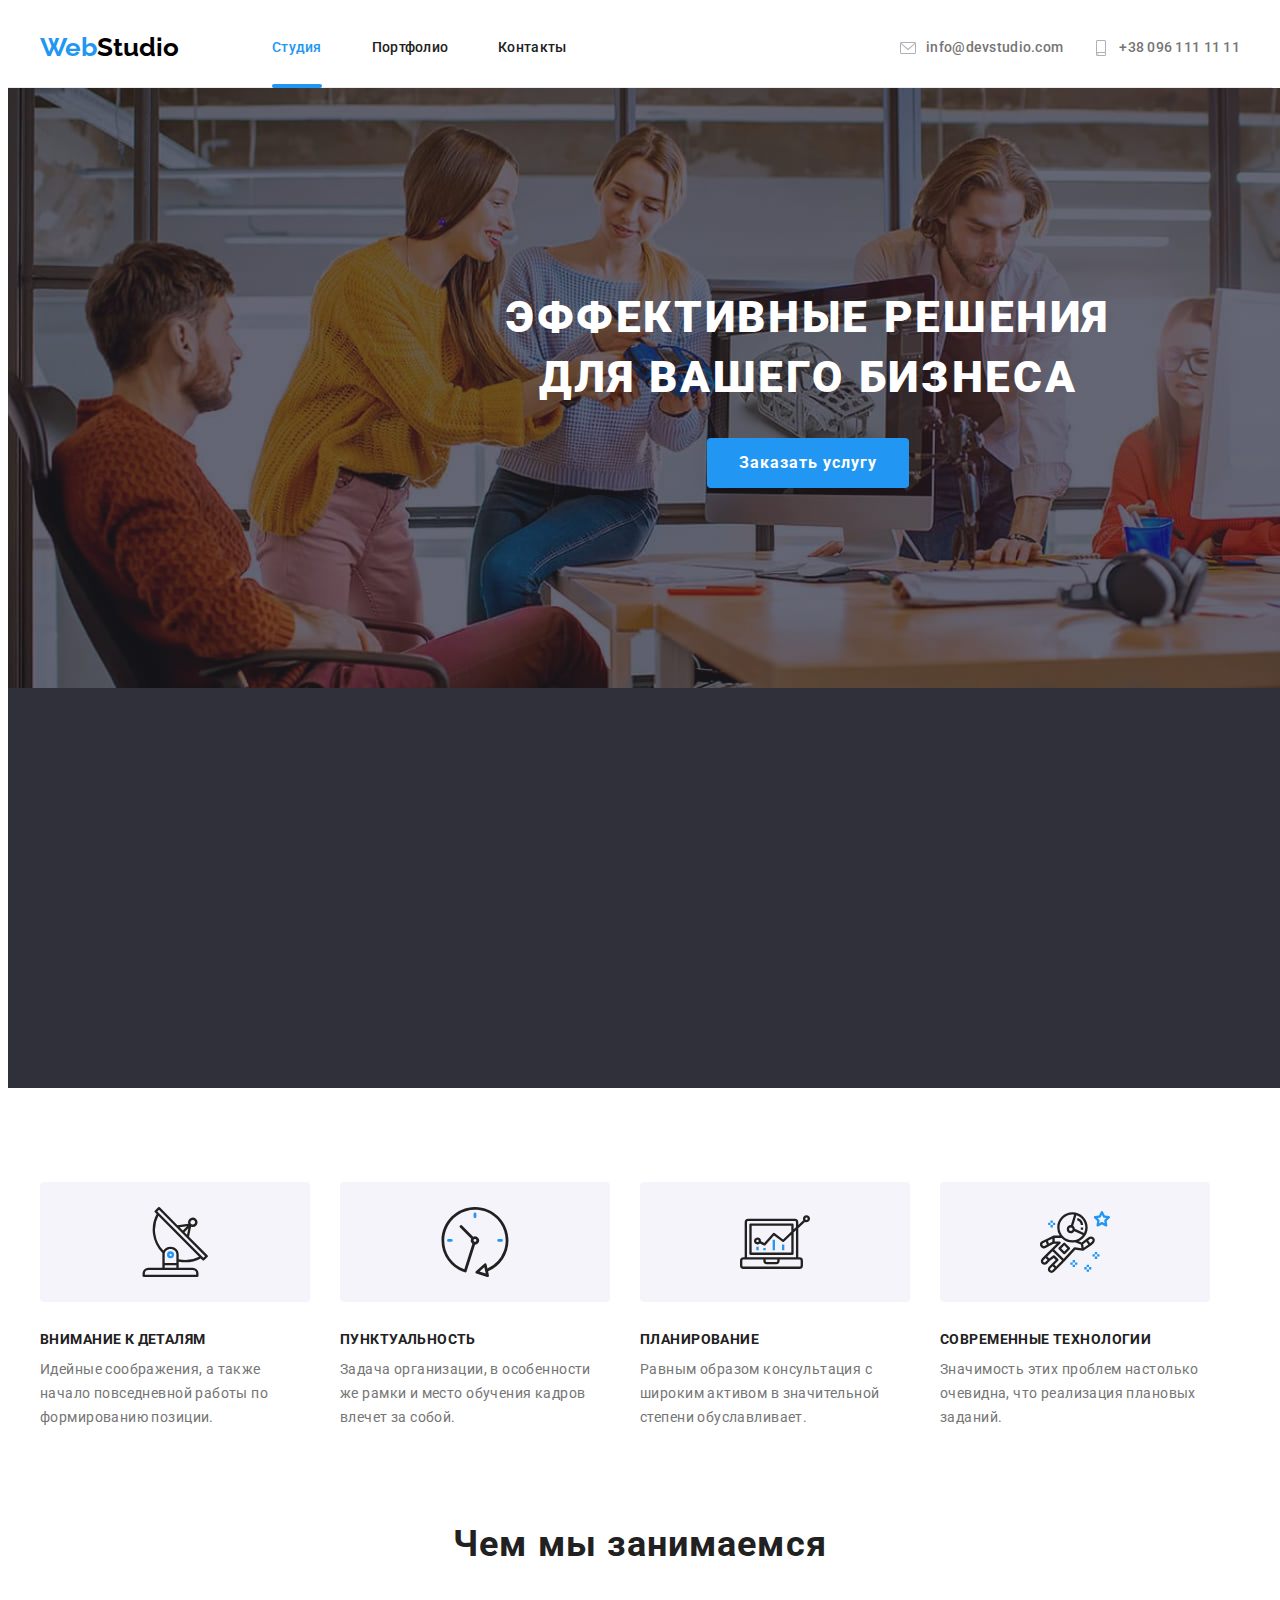
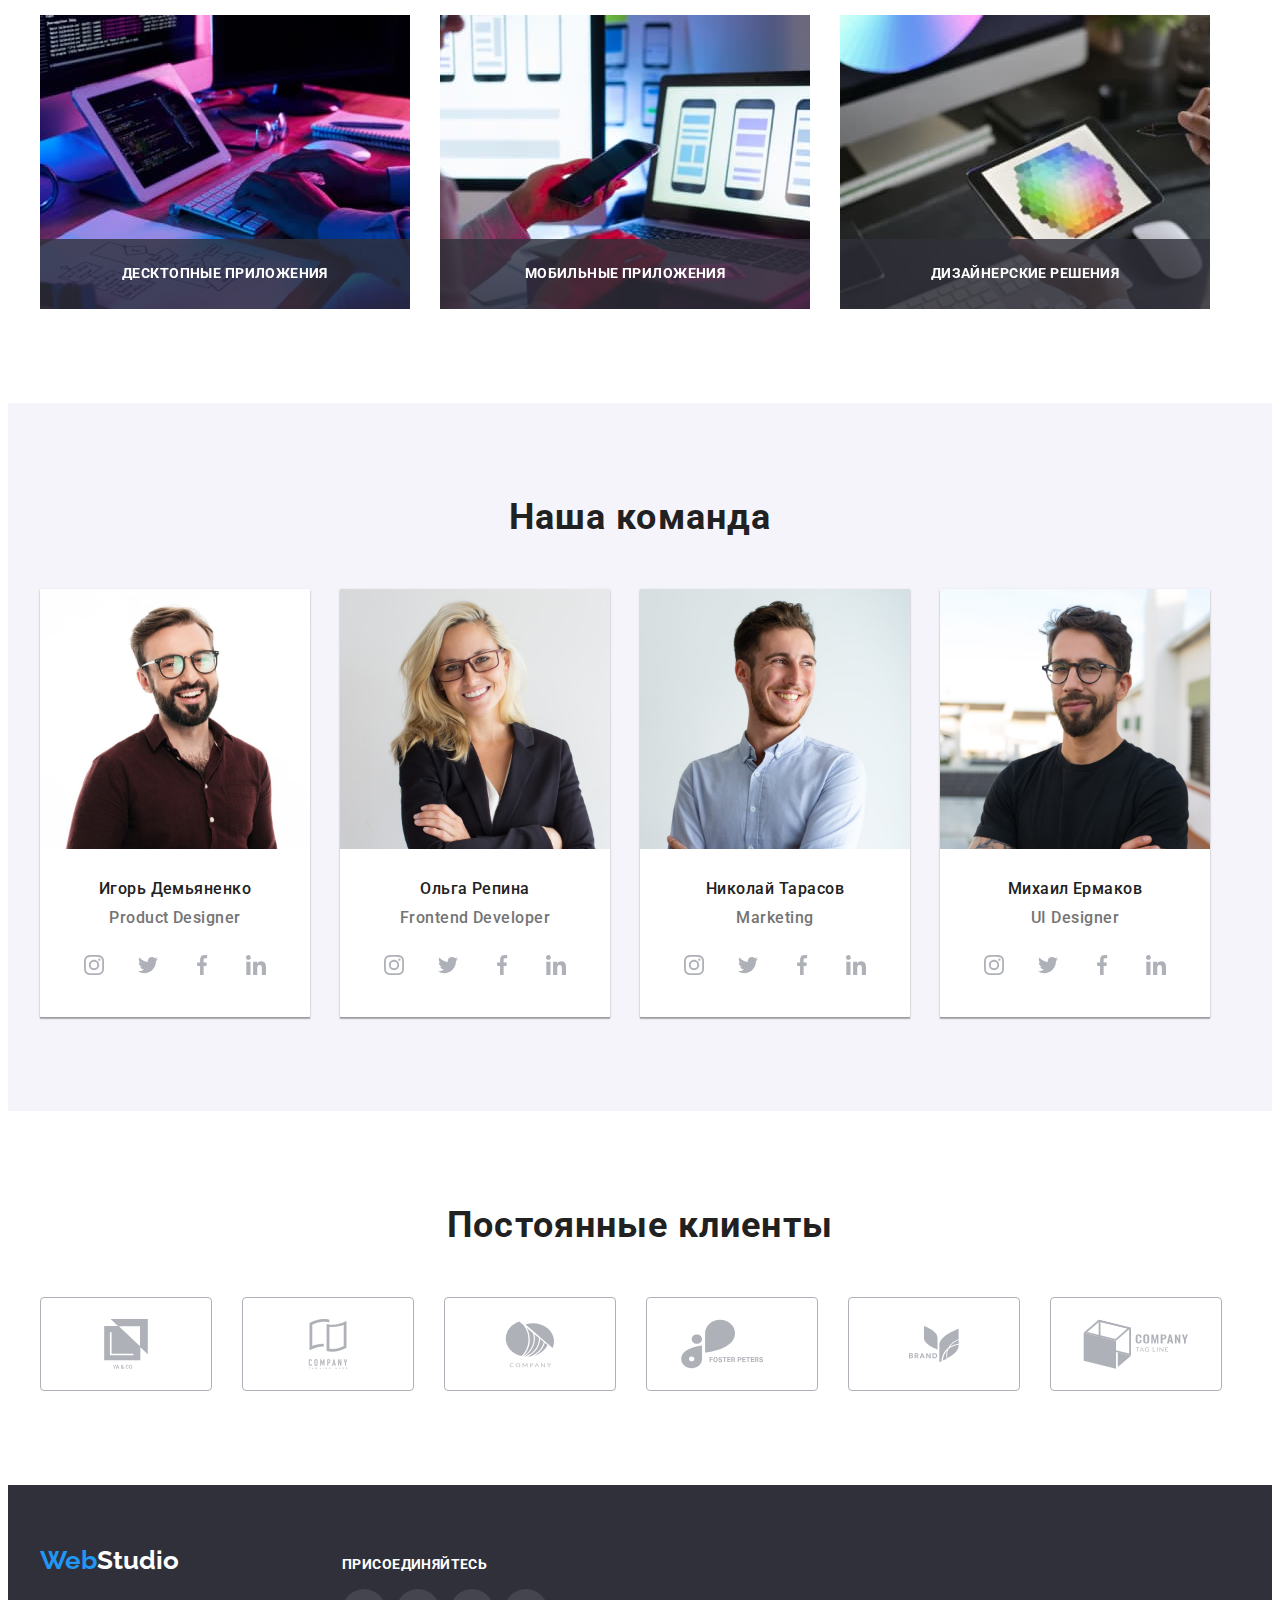
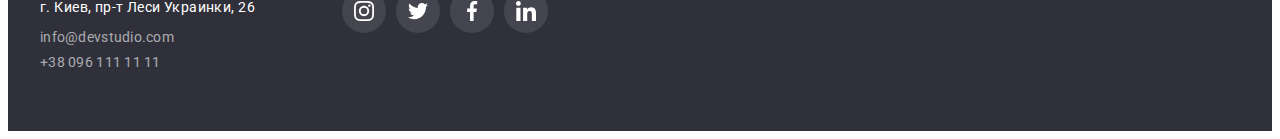
<file: index.html>
<!DOCTYPE html>
<html lang="ru">
  <head>
    <meta charset="UTF-8" />
    <meta http-equiv="X-UA-Compatible" content="IE=edge" />
    <meta name="viewport" content="width=device-width, initial-scale=1.0" />

    <title>goit-markup-hw-05</title>

    <link rel="preconnect" href="https://fonts.googleapis.com" />
    <link rel="preconnect" href="https://fonts.gstatic.com" crossorigin />
    <link
      href="https://fonts.googleapis.com/css2?family=Raleway:wght@700&family=Roboto:wght@400;500;700;900&display=swap"
      rel="stylesheet"
    />

    <link
      rel="stylesheet"
      href="https://cdnjs.cloudflare.com/ajax/libs/modern-normalize/1.1.0/modern-normalize.min.css"
      integrity="sha512-wpPYUAdjBVSE4KJnH1VR1HeZfpl1ub8YT/NKx4PuQ5NmX2tKuGu6U/JRp5y+Y8XG2tV+wKQpNHVUX03MfMFn9Q=="
      crossorigin="anonymous"
      referrerpolicy="no-referrer"
    />
    <link rel="stylesheet" href="./css/styles.css" />
  </head>

  <body>
    <header class="header">
      <div class="container nav">
        <nav class="nav-menu">
          <a class="logo" lang="en" href="./index.html">
            <span class="logo-accent">Web</span>Studio
          </a>
          
          <ul class="list nav-item">
            <li class="item">
              <a class="link current" href="./index.html">Студия</a>
            </li>

            <li class="item">
              <a class="link" href="./portfolio.html">Портфолио</a>
            </li>

            <li class="item">
              <a class="link" href="">Контакты</a>
            </li>
          </ul>
        </nav>

        <ul class="list nav-item">
          <li class="item">
            <a class="link link-contact" href="mailto:info@devstudio.com">
              <svg class="icon" width="16" height="16">
                <use href="./images/icons.svg#icon-email"></use>
              </svg>
              info@devstudio.com
            </a>
          </li>

          <li class="item">
            <a class="link link-contact" href="tel:+380961111111">
              <svg class="icon" width="16" height="16">
                <use href="./images/icons.svg#icon-tel"></use>
              </svg>
              +38 096 111 11 11
            </a>
          </li>
        </ul>
      </div>
    </header>

    <main>
      <div class="backdrop is-hidden" data-backdrop>
        <div class="modal">
          <button class="modal-close" data-close-modal>
            <svg class="icon-modal-close" width="11" height="11">
              <use href="./images/icons.svg#icon-modal-close"></use>
            </svg>
          </button>
        </div>
      </div>

      <section class="section section-hero">
        <div class="container">
          <h1 class="title-hero">
            Эффективные решения <br />
            для вашего бизнеса
          </h1>

          <button class="button button-hero" type="button" data-open-modal>
            Заказать услугу
          </button>
        </div>
      </section>

      <section class="section section-feature">
        <div class="container">
          <h2 class="title title-section">Наши преемущества</h2>

          <ul class="list feature-list">
            <li class="item">
              <div class="icon-feature">
                <svg width="70" height="70">
                  <use href="./images/icons.svg#icon-feature-01"></use>
                </svg>
              </div>
              <h3 class="title title-feature">Внимание к деталям</h3>
              <p class="text text-feature">
                Идейные соображения, а также начало повседневной работы по
                формированию позиции.
              </p>
            </li>

            <li class="item">
              <div class="icon-feature">
                <svg width="70" height="70">
                  <use href="./images/icons.svg#icon-feature-02"></use>
                </svg>
              </div>
              <h3 class="title title-feature">Пунктуальность</h3>
              <p class="text text-feature">
                Задача организации, в особенности же рамки и место обучения
                кадров влечет за собой.
              </p>
            </li>

            <li class="item">
              <div class="icon-feature">
                <svg width="70" height="70">
                  <use href="./images/icons.svg#icon-feature-03"></use>
                </svg>
              </div>
              <h3 class="title title-feature">Планирование</h3>
              <p class="text text-feature">
                Равным образом консультация с широким активом в значительной
                степени обуславливает.
              </p>
            </li>

            <li class="item">
              <div class="icon-feature">
                <svg width="70" height="70">
                  <use href="./images/icons.svg#icon-feature-04"></use>
                </svg>
              </div>
              <h3 class="title title-feature">Современные технологии</h3>
              <p class="text text-feature">
                Значимость этих проблем настолько очевидна, что реализация
                плановых заданий.
              </p>
            </li>
          </ul>
        </div>
      </section>

      <section class="section section-about">
        <div class="container">
          <h2 class="title title-section">Чем мы занимаемся</h2>

          <ul class="list about-list">
            <li class="item about-thumb">
              <img src="./images/01.jpg" alt="Пишем код" width="370" />
              <div class="about-info">
                <p class="text text-about">Десктопные приложения</p>
              </div>
            </li>

            <li class="item about-thumb">
              <img src="./images/02.jpg" alt="Пишем код" width="370" />
              <div class="about-info">
                <p class="text text-about">Мобильные приложения</p>
              </div>
            </li>

            <li class="item about-thumb">
              <img src="./images/03.jpg" alt="Пишем код" width="370" />
              <div class="about-info">
                <p class="text text-about">Дизайнерские решения</p>
              </div>
            </li>
          </ul>
        </div>
      </section>

      <section class="section section-team">
        <div class="container">
          <h2 class="title title-section">Наша команда</h2>

          <ul class="list team-list">
            <li class="item">
              <img src="./images/team-01.jpg" alt="Игорь Демьяненко" width="270" />

              <div class="team-info">
                <h3 class="title title-team">Игорь Демьяненко</h3>
                <p class="text text-team" lang="en">Product Designer</p>

                <ul class="list icon-social">
                  <li class="item">
                    <a class="link-social" href="#">
                      <svg class="icon" width="20" height="20">
                        <use href="./images/icons.svg#icon-instagram"></use>
                      </svg>
                    </a>
                  </li>

                  <li class="item">
                    <a class="link-social" href="#">
                      <svg class="icon" width="20" height="20">
                        <use href="./images/icons.svg#icon-twitter"></use>
                      </svg>
                    </a>
                  </li>

                  <li class="item">
                    <a class="link-social" href="#">
                      <svg class="icon" width="20" height="20">
                        <use href="./images/icons.svg#icon-facebook"></use>
                      </svg>
                    </a>
                  </li>

                  <li class="item">
                    <a class="link-social" href="#">
                      <svg class="icon" width="20" height="20">
                        <use href="./images/icons.svg#icon-linkedin"></use>
                      </svg>
                    </a>
                  </li>
                </ul>
              </div>
            </li>

            <li class="item">
              <img src="./images/team-02.jpg" alt="Ольга Репина" width="270" />

              <div class="team-info">
                <h3 class="title title-team">Ольга Репина</h3>
                <p class="text text-team" lang="en">Frontend Developer</p>

                <ul class="list icon-social">
                  <li class="item">
                    <a class="link-social" href="#">
                      <svg class="icon" width="20" height="20">
                        <use href="./images/icons.svg#icon-instagram"></use>
                      </svg>
                    </a>
                  </li>

                  <li class="item">
                    <a class="link-social" href="#">
                      <svg class="icon" width="20" height="20">
                        <use href="./images/icons.svg#icon-twitter"></use>
                      </svg>
                    </a>
                  </li>

                  <li class="item">
                    <a class="link-social" href="#">
                      <svg class="icon" width="20" height="20">
                        <use href="./images/icons.svg#icon-facebook"></use>
                      </svg>
                    </a>
                  </li>

                  <li class="item">
                    <a class="link-social" href="#">
                      <svg class="icon" width="20" height="20">
                        <use href="./images/icons.svg#icon-linkedin"></use>
                      </svg>
                    </a>
                  </li>
                </ul>
              </div>
            </li>

            <li class="item">
              <img src="./images/team-03.jpg" alt="Николай Тарасов" width="270" />

              <div class="team-info">
                <h3 class="title title-team">Николай Тарасов</h3>
                <p class="text text-team" lang="en">Marketing</p>

                <ul class="list icon-social">
                  <li class="item">
                    <a class="link-social" href="#">
                      <svg class="icon" width="20" height="20">
                        <use href="./images/icons.svg#icon-instagram"></use>
                      </svg>
                    </a>
                  </li>

                  <li class="item">
                    <a class="link-social" href="#">
                      <svg class="icon" width="20" height="20">
                        <use href="./images/icons.svg#icon-twitter"></use>
                      </svg>
                    </a>
                  </li>

                  <li class="item">
                    <a class="link-social" href="#">
                      <svg class="icon" width="20" height="20">
                        <use href="./images/icons.svg#icon-facebook"></use>
                      </svg>
                    </a>
                  </li>

                  <li class="item">
                    <a class="link-social" href="#">
                      <svg class="icon" width="20" height="20">
                        <use href="./images/icons.svg#icon-linkedin"></use>
                      </svg>
                    </a>
                  </li>
                </ul>
              </div>
            </li>

            <li class="item">
              <img src="./images/team-04.jpg" alt="Михаил Ермаков" width="270" />

              <div class="team-info">
                <h3 class="title title-team">Михаил Ермаков</h3>
                <p class="text text-team" lang="en">UI Designer</p>

                <ul class="list icon-social">
                  <li class="item">
                    <a class="link-social" href="#">
                      <svg class="icon" width="20" height="20">
                        <use href="./images/icons.svg#icon-instagram"></use>
                      </svg>
                    </a>
                  </li>

                  <li class="item">
                    <a class="link-social" href="#">
                      <svg class="icon" width="20" height="20">
                        <use href="./images/icons.svg#icon-twitter"></use>
                      </svg>
                    </a>
                  </li>

                  <li class="item">
                    <a class="link-social" href="#">
                      <svg class="icon" width="20" height="20">
                        <use href="./images/icons.svg#icon-facebook"></use>
                      </svg>
                    </a>
                  </li>

                  <li class="item">
                    <a class="link-social" href="#">
                      <svg class="icon" width="20" height="20">
                        <use href="./images/icons.svg#icon-linkedin"></use>
                      </svg>
                    </a>
                  </li>
                </ul>
              </div>
            </li>
          </ul>
        </div>
      </section>

      <section class="section section-clients">
        <div class="container">
          <h2 class="title title-section">Постоянные клиенты</h2>

          <ul class="list clients-list">
            <li class="item">
              <a class="link-clients" href="#">
                <svg class="icon" width="106" height="50">
                  <use href="./images/icons.svg#icon-clients-01"></use>
                </svg>
              </a>
            </li>

            <li class="item">
              <a class="link-clients" href="#">
                <svg class="icon" width="106" height="50">
                  <use href="./images/icons.svg#icon-clients-02"></use>
                </svg>
              </a>
            </li>

            <li class="item">
              <a class="link-clients" href="#">
                <svg class="icon" width="106" height="50">
                  <use href="./images/icons.svg#icon-clients-03"></use>
                </svg>
              </a>
            </li>

            <li class="item">
              <a class="link-clients" href="#">
                <svg class="icon" width="106" height="50">
                  <use href="./images/icons.svg#icon-clients-04"></use>
                </svg>
              </a>
            </li>

            <li class="item">
              <a class="link-clients" href="#">
                <svg class="icon" width="106" height="50">
                  <use href="./images/icons.svg#icon-clients-05"></use>
                </svg>
              </a>
            </li>

            <li class="item">
              <a class="link-clients" href="#">
                <svg class="icon" width="106" height="50">
                  <use href="./images/icons.svg#icon-clients-06"></use>
                </svg>
              </a>
            </li>
          </ul>
        </div>
      </section>
    </main>

    <footer class="footer">
      <div class="container nav">
        <div class="contact">
          <a class="logo" lang="en" href="./index.html">
            <span class="logo-accent">Web</span>Studio
          </a>

          <address class="address">
            <p class="text text-address">г. Киев, пр-т Леси Украинки, 26</p>

            <ul class="list">
              <li>
                <a class="link link-contact" href="mailto:info@devstudio.com">
                  info@devstudio.com
                </a>
              </li>

              <li>
                <a class="link link-contact" href="tel:+380961111111">
                  +38 096 111 11 11
                </a>
              </li>
            </ul>
          </address>
        </div>

        <div class="social">
          <p class="text text-social">Присоединяйтесь</p>

          <ul class="list icon-social">
            <li class="item">
              <a class="link-social" href="#">
                <svg class="icon" width="20" height="20">
                  <use href="./images/icons.svg#icon-instagram"></use>
                </svg>
              </a>
            </li>

            <li class="item">
              <a class="link-social" href="#">
                <svg class="icon" width="20" height="20">
                  <use href="./images/icons.svg#icon-twitter"></use>
                </svg>
              </a>
            </li>

            <li class="item">
              <a class="link-social" href="#">
                <svg class="icon" width="20" height="20">
                  <use href="./images/icons.svg#icon-facebook"></use>
                </svg>
              </a>
            </li>

            <li class="item">
              <a class="link-social" href="#">
                <svg class="icon" width="20" height="20">
                  <use href="./images/icons.svg#icon-linkedin"></use>
                </svg>
              </a>
            </li>
          </ul>
        </div>
      </div>
    </footer>

    <script src="./js/modal.js"></script>
  </body>
</html>
</file>
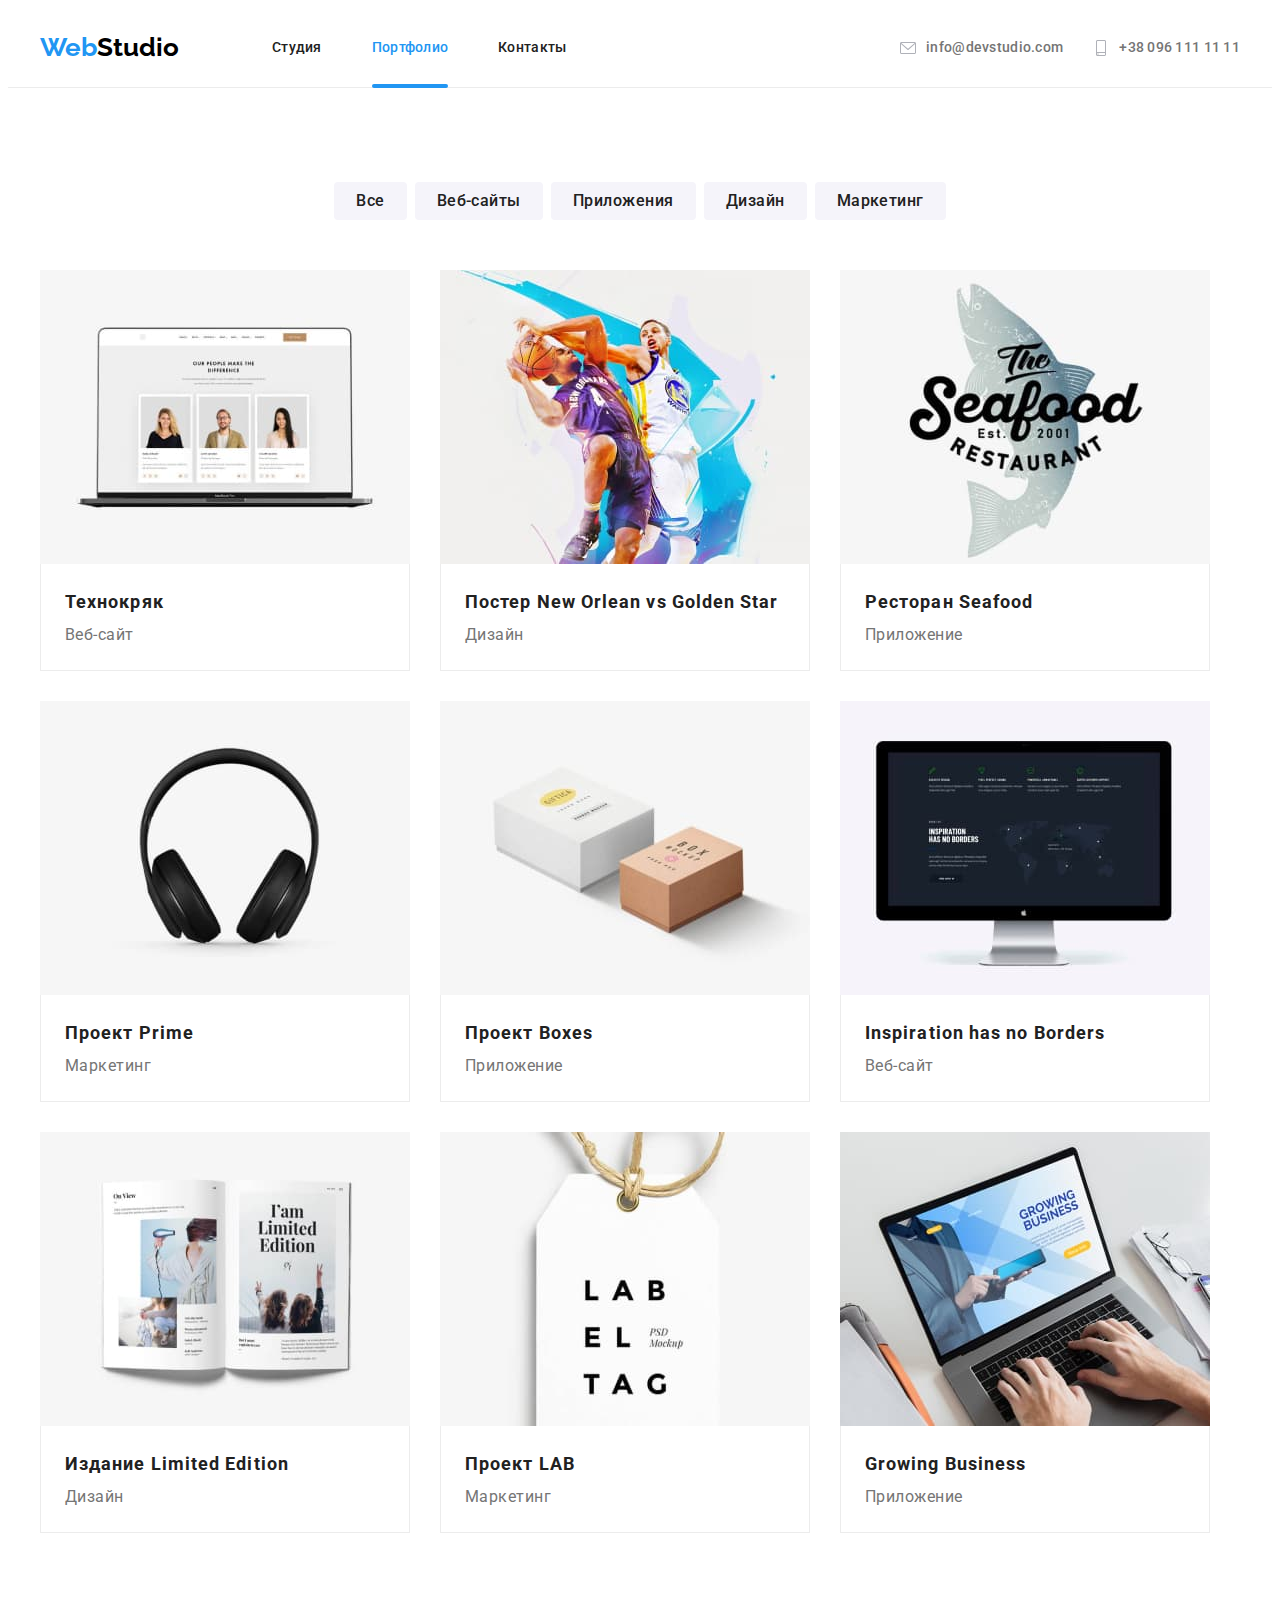
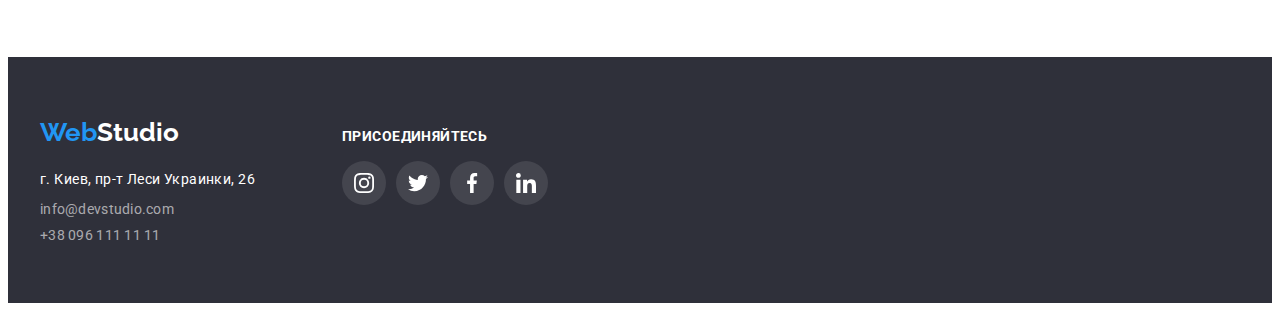
<file: portfolio.html>
<!DOCTYPE html>
<html lang="ru">
  <head>
    <meta charset="UTF-8" />
    <meta http-equiv="X-UA-Compatible" content="IE=edge" />
    <meta name="viewport" content="width=device-width, initial-scale=1.0" />

    <title>goit-markup-hw-05</title>

    <link rel="preconnect" href="https://fonts.googleapis.com" />
    <link rel="preconnect" href="https://fonts.gstatic.com" crossorigin />
    <link
      href="https://fonts.googleapis.com/css2?family=Raleway:wght@700&family=Roboto:wght@400;500;700;900&display=swap"
      rel="stylesheet"
    />

    <link
      rel="stylesheet"
      href="https://cdnjs.cloudflare.com/ajax/libs/modern-normalize/1.1.0/modern-normalize.min.css"
      integrity="sha512-wpPYUAdjBVSE4KJnH1VR1HeZfpl1ub8YT/NKx4PuQ5NmX2tKuGu6U/JRp5y+Y8XG2tV+wKQpNHVUX03MfMFn9Q=="
      crossorigin="anonymous"
      referrerpolicy="no-referrer"
    />
    <link rel="stylesheet" href="./css/styles.css" />
  </head>

  <body>
    <header class="header">
      <div class="container nav">
        <nav class="nav-menu">
          <a class="logo" lang="en" href="./index.html">
            <span class="logo-accent">Web</span>Studio
          </a>
          <ul class="list nav-item">
            <li class="item">
              <a class="link" href="./index.html">Студия</a>
            </li>

            <li class="item">
              <a class="link current" href="./portfolio.html">Портфолио</a>
            </li>

            <li class="item">
              <a class="link" href="">Контакты</a>
            </li>
          </ul>
        </nav>

        <ul class="list nav-item">
          <li class="item">
            <a class="link link-contact" href="mailto:info@devstudio.com">
              <svg class="icon" width="16" height="16">
                <use href="./images/icons.svg#icon-email"></use>
              </svg>
              info@devstudio.com
            </a>
          </li>

          <li class="item">
            <a class="link link-contact" href="tel:+380961111111">
              <svg class="icon" width="16" height="16">
                <use href="./images/icons.svg#icon-tel"></use>
              </svg>
              +38 096 111 11 11
            </a>
          </li>
        </ul>
      </div>
    </header>

    <main>
      <section class="section section-portfolio">
        <div class="container">
          <h1 class="title title-section">Портфолио</h1>

          <ul class="list list-filter">
            <li class="item">
              <button class="button button-filter" type="button">Все</button>
            </li>

            <li class="item">
              <button class="button button-filter" type="button">
                Веб-сайты
              </button>
            </li>

            <li class="item">
              <button class="button button-filter" type="button">
                Приложения
              </button>
            </li>

            <li class="item">
              <button class="button button-filter" type="button">Дизайн</button>
            </li>

            <li class="item">
              <button class="button button-filter" type="button">
                Маркетинг
              </button>
            </li>
          </ul>

          <ul class="list list-portfolio">
            <li class="item-portfolio">
              <a class="card" href="#">
                <div class="card-thumb">
                  <img src="./images/portfolio/01.jpg" alt="Веб-сайт" width="370" />

                  <div class="card-lable">
                    <p class="text card-text">
                      Ресурс предлагает комплексные предложения с разным уровнем
                      функционала и сервисов. Все это позволит посетителю
                      получить исчерпывающие сведения о компании или частном
                      лице.
                    </p>
                  </div>
                </div>

                <div class="info-portfolio">
                  <h3 class="title title-portfolio">Технокряк</h3>
                  <p class="text text-portfolio">Веб-сайт</p>
                </div>
              </a>
            </li>

            <li class="item-portfolio">
              <a class="card" href="#">
                <div class="card-thumb">
                  <img src="./images/portfolio/02.jpg" alt="Дизайн постера" width="370" />
                  
                  <div class="card-lable">
                    <p class="text card-text">
                      Ресурс предлагает комплексные предложения с разным уровнем
                      функционала и сервисов. Все это позволит посетителю
                      получить исчерпывающие сведения о компании или частном
                      лице.
                    </p>
                  </div>
                </div>

                <div class="info-portfolio">
                  <h3 class="title title-portfolio">
                    Постер <span lang="en">New Orlean vs Golden Star</span>
                  </h3>
                  <p class="text text-portfolio">Дизайн</p>
                </div>
              </a>
            </li>

            <li class="item-portfolio">
              <a class="card" href="#">
                <div class="card-thumb">
                  <img src="./images/portfolio/03.jpg" alt="Логотип ресторанат" width="370" />
                  
                  <div class="card-lable">
                    <p class="text card-text">
                      Ресурс предлагает комплексные предложения с разным уровнем
                      функционала и сервисов. Все это позволит посетителю
                      получить исчерпывающие сведения о компании или частном
                      лице.
                    </p>
                  </div>
                </div>

                <div class="info-portfolio">
                  <h3 class="title title-portfolio">
                    Ресторан <span lang="en">Seafood</span>
                  </h3>
                  <p class="text text-portfolio">Приложение</p>
                </div>
              </a>
            </li>

            <li class="item-portfolio">
              <a class="card" href="#">
                <div class="card-thumb">
                  <img src="./images/portfolio/04.jpg" alt="Наушники" width="370" />

                  <div class="card-lable">
                    <p class="text card-text">
                      Ресурс предлагает комплексные предложения с разным уровнем
                      функционала и сервисов. Все это позволит посетителю
                      получить исчерпывающие сведения о компании или частном
                      лице.
                    </p>
                  </div>
                </div>

                <div class="info-portfolio">
                  <h3 class="title title-portfolio">
                    Проект <span lang="en">Prime</span>
                  </h3>
                  <p class="text text-portfolio">Маркетинг</p>
                </div>
              </a>
            </li>

            <li class="item-portfolio">
              <a class="card" href="#">
                <div class="card-thumb">
                  <img src="./images/portfolio/05.jpg" alt="Кооробки" width="370" />
                  
                  <div class="card-lable">
                    <p class="text card-text">
                      Ресурс предлагает комплексные предложения с разным уровнем
                      функционала и сервисов. Все это позволит посетителю
                      получить исчерпывающие сведения о компании или частном
                      лице.
                    </p>
                  </div>
                </div>

                <div class="info-portfolio">
                  <h3 class="title title-portfolio">
                    Проект <span lang="en">Boxes</span>
                  </h3>
                  <p class="text text-portfolio">Приложение</p>
                </div>
              </a>
            </li>

            <li class="item-portfolio">
              <a class="card" href="#">
                <div class="card-thumb">
                  <img src="./images/portfolio/06.jpg" alt="Веб-сайт" width="370" />

                  <div class="card-lable">
                    <p class="text card-text">
                      Ресурс предлагает комплексные предложения с разным уровнем
                      функционала и сервисов. Все это позволит посетителю
                      получить исчерпывающие сведения о компании или частном
                      лице.
                    </p>
                  </div>
                </div>

                <div class="info-portfolio">
                  <h3 class="title title-portfolio" lang="en">
                    Inspiration has no Borders
                  </h3>
                  <p class="text text-portfolio">Веб-сайт</p>
                </div>
              </a>
            </li>

            <li class="item-portfolio">
              <a class="card" href="#">
                <div class="card-thumb">
                  <img src="./images/portfolio/07.jpg" alt="Журнал" width="370" />

                  <div class="card-lable">
                    <p class="text card-text">
                      Ресурс предлагает комплексные предложения с разным уровнем
                      функционала и сервисов. Все это позволит посетителю
                      получить исчерпывающие сведения о компании или частном
                      лице.
                    </p>
                  </div>
                </div>
                
                <div class="info-portfolio">
                  <h3 class="title title-portfolio">
                    Издание <span lang="en">Limited Edition</span>
                  </h3>
                  <p class="text text-portfolio">Дизайн</p>
                </div>
              </a>
            </li>

            <li class="item-portfolio">
              <a class="card" href="#">
                <div class="card-thumb">
                  <img src="./images/portfolio/08.jpg" alt="Визитка" width="370" />

                  <div class="card-lable">
                    <p class="text card-text">
                      Ресурс предлагает комплексные предложения с разным уровнем
                      функционала и сервисов. Все это позволит посетителю
                      получить исчерпывающие сведения о компании или частном
                      лице.
                    </p>
                  </div>
                </div>
                
                <div class="info-portfolio">
                  <h3 class="title title-portfolio">
                    Проект <span lang="en">LAB</span>
                  </h3>
                  <p class="text text-portfolio">Маркетинг</p>
                </div>
              </a>
            </li>

            <li class="item-portfolio">
              <a class="card" href="#">
                <div class="card-thumb">
                  <img src="./images/portfolio/09.jpg" alt="Веб-сайт" width="370" />

                  <div class="card-lable">
                    <p class="text card-text">
                      Ресурс предлагает комплексные предложения с разным уровнем
                      функционала и сервисов. Все это позволит посетителю
                      получить исчерпывающие сведения о компании или частном
                      лице.
                    </p>
                  </div>
                </div>

                <div class="info-portfolio">
                  <h3 class="title title-portfolio" lang="en">
                    Growing Business
                  </h3>
                  <p class="text text-portfolio">Приложение</p>
                </div>
              </a>
            </li>
          </ul>
        </div>
      </section>
    </main>

    <footer class="footer">
      <div class="container nav">
        <div class="contact">
          <a class="logo" lang="en" href="./index.html">
            <span class="logo-accent">Web</span>Studio
          </a>

          <address class="address">
            <p class="text text-address">г. Киев, пр-т Леси Украинки, 26</p>

            <ul class="list">
              <li>
                <a class="link link-contact" href="mailto:info@devstudio.com">
                  info@devstudio.com
                </a>
              </li>

              <li>
                <a class="link link-contact" href="tel:+380961111111">
                  +38 096 111 11 11
                </a>
              </li>
            </ul>
          </address>
        </div>

        <div class="social">
          <p class="text text-social">Присоединяйтесь</p>

          <ul class="list icon-social">
            <li class="item">
              <a class="link-social" href="#">
                <svg class="icon" width="20" height="20px">
                  <use href="./images/icons.svg#icon-instagram"></use>
                </svg>
              </a>
            </li>

            <li class="item">
              <a class="link-social" href="#">
                <svg class="icon" width="20" height="20px">
                  <use href="./images/icons.svg#icon-twitter"></use>
                </svg>
              </a>
            </li>

            <li class="item">
              <a class="link-social" href="#">
                <svg class="icon" width="20" height="20px">
                  <use href="./images/icons.svg#icon-facebook"></use>
                </svg>
              </a>
            </li>

            <li class="item">
              <a class="link-social" href="#">
                <svg class="icon" width="20" height="20px">
                  <use href="./images/icons.svg#icon-linkedin"></use>
                </svg>
              </a>
            </li>
          </ul>
        </div>
      </div>
    </footer>
  </body>
</html>
</file>
<file: css/styles.css>
body {
  --bg-color: #ffffff;
  --footer-color: #2f303a;

  --link: #212121;
  --link-light: #757575;

  --title: #212121;
  --title-hero: #ffffff;
  --text: #757575;

  --border: #ececec;
  --icon: #afb1b8;

  --active: #2196f3;
  --hover: #188ce8;

  --black: #000000;
  --white: #ffffff;
  --grey: #f5f4fa;

  font-family: 'Roboto', sans-serif;
  color: var(--text);
}

/* СЛУЖЕБНЫЕ КЛАССЫ */

p,
h1,
h2,
h3,
h4,
h5,
h6 {
  margin: 0;
  padding: 0;
}

img {
  display: block;
  max-width: 100%;
  height: auto;
}

a {
  text-decoration: none;
}

/* ::after,
::before,
:hover,
:focus {
  transition-duration: 250ms;
  transition-timing-function: cubic-bezier(0.4, 0, 0.2, 1);
} */

.container {
  max-width: 1200px;
  padding: 0px 15px;

  margin: 0px auto;
}

.section {
  padding: 94px 0px;
}

.list {
  padding: 0;
  margin: 0;
  list-style: none;
}

.item + .item {
  margin-left: 30px;
}

.link {
  display: block;

  font-size: 14px;
  line-height: 1.14;
  font-weight: 500;
  letter-spacing: 0.02em;

  color: var(--link);
  text-decoration: none;

  outline-color: transparent;

  transition-property: color, outline-color;
  transition-duration: 250ms;
  transition-timing-function: cubic-bezier(0.4, 0, 0.2, 1);
}

.current {
  position: relative;
  color: var(--active);
}

.current::after {
  content: '';
  display: block;

  position: absolute;
  left: 0;
  bottom: -8px;

  width: 100%;
  height: 4px;
  border-radius: 2px;

  background-color: var(--active);
}

.link:hover {
  color: var(--active);
}

.link:focus {
  color: var(--active);
  outline-color: var(--active);
}

.title {
  font-weight: 700;
  color: var(--title);
  letter-spacing: 0.03em;
}

.title-section {
  font-size: 36px;
  line-height: 1.16;

  text-align: center;
  margin-bottom: 50px;
}

.text {
  letter-spacing: 0.03em;
}

.button {
  display: block;
  cursor: pointer;

  font-family: 'Roboto', sans-serif;

  border: 0px;
  outline: 0px;
  box-shadow: 0px;

  border-radius: 4px;
}

.icon {
  fill: var(--icon);
}

/* HEADER */

.header {
  border-bottom: 1px solid var(--border);
}

.nav {
  display: flex;
  justify-content: space-between;
  align-items: center;
}

.nav-menu {
  display: flex;
  align-items: center;
}

.nav-item {
  display: flex;
}

.nav-menu .nav-item .item + .item {
  margin-left: 50px;
}

.nav-item .item + .item {
  margin-left: 30px;
}

.nav-item .link {
  padding: 24px 0px;
}

.link-contact {
  display: inline-flex;
  align-items: center;

  color: var(--link-light);
}

.link-contact .icon {
  margin-right: 10px;

  transition-property: fill;
  transition-duration: 250ms;
  transition-timing-function: cubic-bezier(0.4, 0, 0.2, 1);
}

.link-contact:hover .icon,
.link-contact:focus .icon {
  fill: var(--active);
}

/* logo */

.logo {
  padding: 24px 0px;

  font-family: 'Raleway', sans-serif;
  font-size: 26px;
  font-weight: 700;
  line-height: 1.2;

  color: var(--black);
  text-decoration: none;
  margin-right: 93px;

  outline-color: transparent;

  transition-property: outline-color;
  transition-duration: 250ms;
  transition-timing-function: cubic-bezier(0.4, 0, 0.2, 1);
}

.logo-accent {
  color: var(--active);
}

.logo:focus {
  outline-color: var(--active);
}

/* HERO */

.section-hero {
  height: 600px;
  width: 1600px;
  padding: 200px 0px;

  margin: 0px auto;

  background-image: linear-gradient(
      to bottom,
      rgba(47, 48, 58, 0.4),
      rgba(47, 48, 58, 0.4)
    ),
    url(../images/bg-hero.jpg);
  background-repeat: no-repeat;
  background-color: #2f303a;

  text-align: center;
}

.title-hero {
  font-size: 44px;
  line-height: 1.36;
  font-weight: 900;
  letter-spacing: 0.06em;

  color: var(--white);
  text-transform: uppercase;

  margin-bottom: 30px;
}

.button-hero {
  display: inline-block;

  font-size: 16px;
  line-height: 1.875;
  font-weight: 700;
  letter-spacing: 0.06em;

  color: var(--white);
  background-color: var(--active);

  padding: 10px 32px;

  transition-property: background-color;
  transition-duration: 250ms;
  transition-timing-function: cubic-bezier(0.4, 0, 0.2, 1);
}

.button-hero:hover,
.button-hero:focus {
  background-color: var(--hover);
}

/* SECTION FEATURE */

.section-feature .title-section {
  display: none;
}

.feature-list {
  display: flex;
}

.feature-list .item {
  width: 270px;
}

.icon-feature {
  display: flex;
  justify-content: center;
  align-items: center;

  width: 100%;
  height: 120px;

  border-radius: 4px;
  margin-bottom: 30px;

  background-color: var(--grey);
}

.title-feature {
  font-size: 14px;
  line-height: 1.14;

  text-transform: uppercase;
  margin-bottom: 10px;
}

.text-feature {
  font-size: 14px;
  line-height: 1.7;
}

/* SECTION ABOUT */

.section-about {
  padding-top: 0px;
}

.about-list {
  display: flex;
}

.about-thumb {
  position: relative;
}

.about-thumb .about-info {
  position: absolute;
  left: 0;
  bottom: 0;

  display: flex;
  justify-content: center;
  align-items: center;

  height: 70px;
  width: 100%;
  background-color: rgba(47, 48, 58, 0.8);
}

.text-about {
  font-size: 14px;
  line-height: 1.14;
  font-weight: 700;

  color: var(--white);
  text-transform: uppercase;
}

/* SECTION TEAM */

.section-team {
  background-color: var(--grey);
}

.team-list {
  display: flex;
  text-align: center;
}

.team-list > .item {
  box-shadow: 0px 1px 3px rgba(0, 0, 0, 0.12), 0px 1px 1px rgba(0, 0, 0, 0.14),
    0px 2px 1px rgba(0, 0, 0, 0.2);
}

.title-team {
  font-size: 16px;
  font-weight: 500;
  line-height: 1.1875;

  margin-bottom: 10px;
}

.text-team {
  font-size: 16px;
  font-weight: 500;
  line-height: 1.1875;

  margin-bottom: 16px;
}

.team-info {
  padding: 30px 32px;
  border-radius: 0px 0px 4px 4px;

  background-color: var(--white);
}

/* icon */

.icon-social {
  display: flex;
  align-items: center;

  margin-top: 16px;
}

.icon-social .item + .item {
  margin-left: 10px;
}

.link-social {
  width: 44px;
  height: 44px;
  border-radius: 50%;

  display: inline-flex;
  align-items: center;
  justify-content: center;

  outline-color: transparent;
  outline-offset: 0px;

  background-color: var(--white);

  transition-property: background-color;
  transition-duration: 250ms;
  transition-timing-function: cubic-bezier(0.4, 0, 0.2, 1);
}

.link-social .icon {
  fill: var(--icon);

  transition-property: fill;
  transition-duration: 250ms;
  transition-timing-function: cubic-bezier(0.4, 0, 0.2, 1);
}

.link-social:hover,
.link-social:focus {
  background-color: var(--active);
}

.link-social:hover .icon,
.link-social:focus .icon {
  fill: var(--white);
}

/* SECTION CLIENTS */

.clients-list {
  display: flex;
  align-items: center;
}

.link-clients {
  width: 170px;
  height: 92px;

  display: inline-flex;
  justify-content: center;
  align-items: center;

  border-radius: 4px;
  border: 1px solid var(--icon);
  outline-color: transparent;

  transition-property: border-color, outline-color;
  transition-duration: 250ms;
  transition-timing-function: cubic-bezier(0.4, 0, 0.2, 1);
}

.link-clients .icon,
.link-clients .icon {
  fill: var(--icon);
  transition-property: fill;
  transition-duration: 250ms;
  transition-timing-function: cubic-bezier(0.4, 0, 0.2, 1);
}

.link-clients:hover .icon,
.link-clients:focus .icon {
  fill: var(--active);
}

.link-clients:hover,
.link-clients:focus {
  fill: var(--active);
  border-color: var(--active);
  outline-color: var(--active);
}

/* FOOTER */

.footer {
  padding: 60px 0px;
  background-color: var(--footer-color);
}

.footer .nav {
  display: flex;
  justify-content: start;
  align-items: baseline;
}

.contact {
  margin-right: 70px;
}

.footer .logo {
  color: var(--white);
}

.address {
  font-style: normal;
  font-size: 14px;

  margin-top: 20px;
}

.text-address {
  color: var(--white);
  line-height: 1.7;
}

.text-social {
  font-size: 14px;
  line-height: 1.14;
  font-weight: 700;

  text-transform: uppercase;
  color: var(--white);
}

.address li {
  margin-top: 9px;
}

.address .link {
  font-weight: 400;
  line-height: 1.17;

  color: rgba(255, 255, 255, 0.6);
}

.footer .link-social {
  outline: none;
  background-color: rgba(255, 255, 255, 0.1);
}

.footer .link-social .icon {
  fill: var(--white);
}

.footer .link-social:hover,
.footer .link-social:focus {
  background-color: var(--active);
}

/* SECTION PORTFOLIO */

.section-portfolio .title-section {
  display: none;
}

.list-filter {
  display: flex;
  justify-content: center;

  margin-bottom: 50px;
}

.list-filter .item + .item {
  margin-left: 8px;
}

.button-filter {
  font-size: 16px;
  line-height: 1.625;
  font-weight: 500;
  letter-spacing: 0.03em;

  color: var(--link);
  background-color: var(--grey);

  padding: 6px 22px;

  transition-property: color, background-color, box-shadow;
  transition-duration: 250ms;
  transition-timing-function: cubic-bezier(0.4, 0, 0.2, 1);
}

.button-filter:hover,
.button-filter:focus {
  color: var(--white);
  background-color: var(--active);

  box-shadow: 0px 3px 1px rgba(0, 0, 0, 0.1), 0px 1px 2px rgba(0, 0, 0, 0.08),
    0px 2px 2px rgba(0, 0, 0, 0.12);
}

.text-filter {
  font-size: 16px;
  line-height: 1.625;
}

.list-portfolio {
  display: flex;
  flex-wrap: wrap;
}

.item-portfolio {
  margin-right: 30px;
  margin-bottom: 30px;
}

/* SECTION PORTFOLIO CARD*/

.card {
  display: block;
  width: 370px;

  transition-property: box-shadow;
  transition-duration: 250ms;
  transition-timing-function: cubic-bezier(0.4, 0, 0.2, 1);
}

.card:hover,
.card:focus {
  box-shadow: 0px 3px 1px rgba(0, 0, 0, 0.1), 0px 1px 2px rgba(0, 0, 0, 0.08),
    0px 2px 2px rgba(0, 0, 0, 0.12);

  outline: none;
}

.card-thumb {
  position: relative;
  overflow: hidden;
}

.card-thumb::before {
  display: block;
  content: '';

  position: absolute;
  top: 0;
  left: 0;

  width: 100%;
  height: 100%;
  background-color: rgba(33, 150, 243, 0.9);

  transform: translateY(100%);

  transition-property: transform;
  transition-duration: 250ms;
  transition-timing-function: cubic-bezier(0.4, 0, 0.2, 1);
}

.card-lable {
  position: absolute;
  left: 0;
  bottom: 0;

  display: flex;
  align-items: center;

  width: 100%;
  height: 294px;
  padding: 63px 24px;

  transform: translateY(100%);

  transition-property: transform;
  transition-duration: 250ms;
  transition-timing-function: cubic-bezier(0.4, 0, 0.2, 1);
}

.card:hover .card-thumb::before,
.card:focus .card-thumb::before,
.card:hover .card-lable,
.card:focus .card-lable {
  transform: translateY(0);
}

.card-text {
  font-size: 18px;
  line-height: 1.5;

  color: var(--white);
}

.item-portfolio:nth-child(3n) {
  margin-right: 0px;
}

.info-portfolio {
  padding: 20px 24px;
  border: 1px solid var(--border);
  border-top: 0px;
}

.title-portfolio {
  font-size: 18px;
  line-height: 2;
  letter-spacing: 0.06em;
}

.text-portfolio {
  font-size: 16px;
  line-height: 1.875;

  color: var(--text);
}

/* MODAL WINDOW */

.backdrop {
  position: fixed;
  top: 0;
  left: 0;

  width: 100%;
  height: 100%;

  background-color: rgba(0, 0, 0, 0.2);

  transition-duration: 250ms;
  transition-timing-function: cubic-bezier(0.4, 0, 0.2, 1);
  transition-property: opacity, background-color, box-shadow;
}

.backdrop.is-hidden {
  opacity: 0;
  pointer-events: none;
}

.modal {
  position: absolute;
  top: 50%;
  left: 50%;
  transform: translate(-50%, -50%);

  min-height: 581px;
  min-width: 528px;
  border-radius: 4px;
  padding: 8px;

  background-color: #ffffff;
  box-shadow: 0px 1px 3px rgba(0, 0, 0, 0.12), 0px 1px 1px rgba(0, 0, 0, 0.14),
    0px 2px 1px rgba(0, 0, 0, 0.2);
}

.modal-close {
  margin-left: auto;
  display: block;
  cursor: pointer;

  border: 0px;
  outline: 0px;
  box-shadow: 0px;

  border-radius: 50%;

  width: 30px;
  height: 30px;

  background-color: var(--white);
  border: 1px solid rgba(0, 0, 0, 0.1);
}

.icon-modal-close {
  fill: var(--black);
}
</file>
